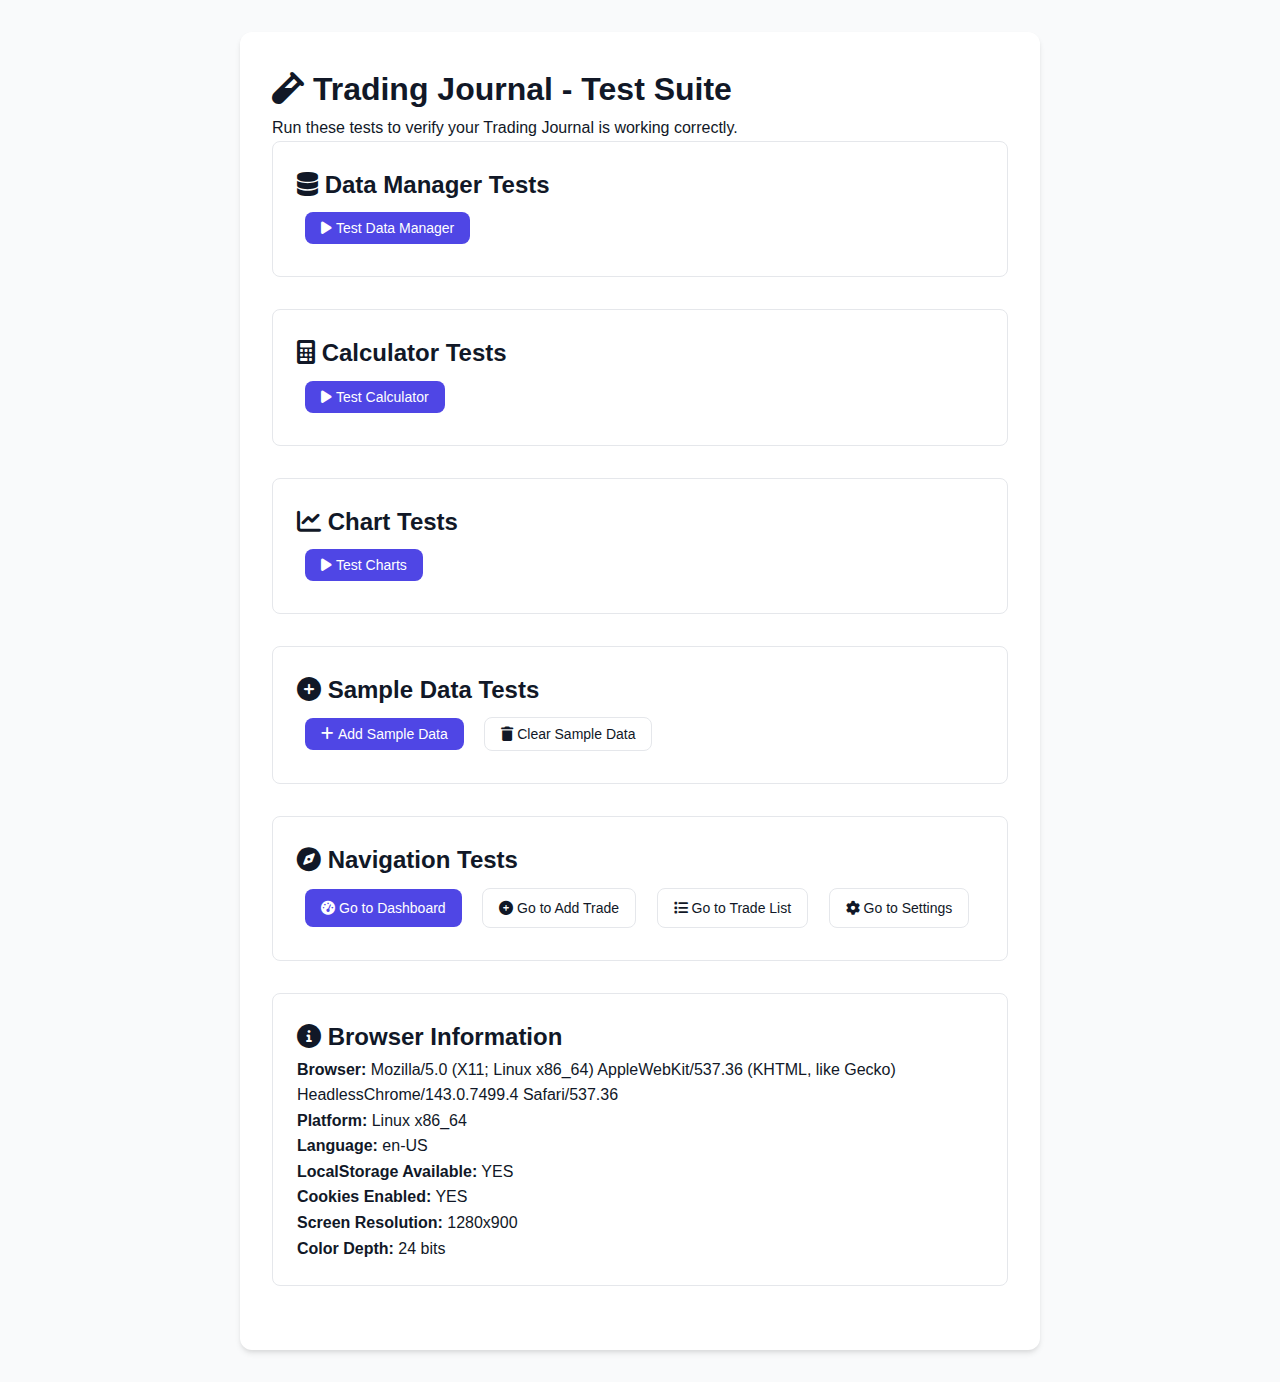
<file: test.html>
<!DOCTYPE html>
<html lang="en">
  <head>
    <meta charset="UTF-8" />
    <meta name="viewport" content="width=device-width, initial-scale=1.0" />
    <title>Trading Journal - Test</title>
    <link rel="stylesheet" href="css/main.css" />
    <link rel="stylesheet" href="css/forms.css" />
    <link
      rel="stylesheet"
      href="https://cdnjs.cloudflare.com/ajax/libs/font-awesome/6.0.0/css/all.min.css"
    />
    <style>
      .test-container {
        max-width: 800px;
        margin: 2rem auto;
        padding: 2rem;
        background: var(--surface);
        border-radius: var(--radius-lg);
        box-shadow: var(--shadow-md);
      }
      .test-section {
        margin-bottom: 2rem;
        padding: 1.5rem;
        border: 1px solid var(--border-color);
        border-radius: var(--radius-md);
      }
      .test-button {
        margin: 0.5rem;
      }
      .test-result {
        margin-top: 1rem;
        padding: 1rem;
        border-radius: var(--radius-sm);
        font-family: monospace;
        font-size: 0.9rem;
      }
      .test-result.success {
        background: rgba(16, 185, 129, 0.1);
        border: 1px solid var(--success-color);
        color: var(--success-color);
      }
      .test-result.error {
        background: rgba(239, 68, 68, 0.1);
        border: 1px solid var(--danger-color);
        color: var(--danger-color);
      }
    </style>
  </head>
  <body>
    <div class="test-container">
      <h1><i class="fas fa-vial"></i> Trading Journal - Test Suite</h1>
      <p>
        Run these tests to verify your Trading Journal is working correctly.
      </p>

      <!-- Data Manager Tests -->
      <div class="test-section">
        <h2><i class="fas fa-database"></i> Data Manager Tests</h2>
        <button class="btn btn-primary test-button" onclick="testDataManager()">
          <i class="fas fa-play"></i> Test Data Manager
        </button>
        <div
          id="dataManagerResult"
          class="test-result"
          style="display: none"
        ></div>
      </div>

      <!-- Calculator Tests -->
      <div class="test-section">
        <h2><i class="fas fa-calculator"></i> Calculator Tests</h2>
        <button class="btn btn-primary test-button" onclick="testCalculator()">
          <i class="fas fa-play"></i> Test Calculator
        </button>
        <div
          id="calculatorResult"
          class="test-result"
          style="display: none"
        ></div>
      </div>

      <!-- Chart Tests -->
      <div class="test-section">
        <h2><i class="fas fa-chart-line"></i> Chart Tests</h2>
        <button class="btn btn-primary test-button" onclick="testCharts()">
          <i class="fas fa-play"></i> Test Charts
        </button>
        <div id="chartsResult" class="test-result" style="display: none"></div>
      </div>

      <!-- Sample Data Tests -->
      <div class="test-section">
        <h2><i class="fas fa-plus-circle"></i> Sample Data Tests</h2>
        <button class="btn btn-primary test-button" onclick="addSampleData()">
          <i class="fas fa-plus"></i> Add Sample Data
        </button>
        <button
          class="btn btn-secondary test-button"
          onclick="clearSampleData()"
        >
          <i class="fas fa-trash"></i> Clear Sample Data
        </button>
        <div
          id="sampleDataResult"
          class="test-result"
          style="display: none"
        ></div>
      </div>

      <!-- Navigation Tests -->
      <div class="test-section">
        <h2><i class="fas fa-compass"></i> Navigation Tests</h2>
        <a href="index.html" class="btn btn-primary test-button">
          <i class="fas fa-tachometer-alt"></i> Go to Dashboard
        </a>
        <a href="pages/add-trade.html" class="btn btn-secondary test-button">
          <i class="fas fa-plus-circle"></i> Go to Add Trade
        </a>
        <a href="pages/trade-list.html" class="btn btn-secondary test-button">
          <i class="fas fa-list"></i> Go to Trade List
        </a>
        <a href="pages/settings.html" class="btn btn-secondary test-button">
          <i class="fas fa-cog"></i> Go to Settings
        </a>
      </div>

      <!-- Browser Info -->
      <div class="test-section">
        <h2><i class="fas fa-info-circle"></i> Browser Information</h2>
        <div id="browserInfo"></div>
      </div>
    </div>

    <!-- Scripts -->
    <script src="js/data-manager.js"></script>
    <script src="js/calculations.js"></script>
    <script src="js/charts.js"></script>
    <script>
      function showResult(elementId, message, isSuccess) {
        const element = document.getElementById(elementId);
        if (element) {
          element.textContent = message;
          element.className = `test-result ${isSuccess ? "success" : "error"}`;
          element.style.display = "block";
        }
      }

      function testDataManager() {
        try {
          // Test basic operations
          const testTrade = {
            assetType: "stocks",
            symbol: "TEST",
            direction: "long",
            status: "closed",
            positionSize: 100,
            entryPrice: 100,
            entryDate: new Date().toISOString(),
            exitPrice: 105,
            exitDate: new Date().toISOString(),
            commission: 5,
            stopLoss: 95,
            takeProfit: 110,
            accountSize: 10000,
          };

          // Test add trade
          const addedTrade = tradeManager.addTrade(testTrade);

          // Test get trade
          const retrievedTrade = tradeManager.getTrade(addedTrade.id);

          // Test update trade
          tradeManager.updateTrade(addedTrade.id, { rating: 5 });

          // Test get all trades
          const allTrades = tradeManager.getAllTrades();

          // Test delete trade
          tradeManager.deleteTrade(addedTrade.id);

          const finalTrades = tradeManager.getAllTrades();

          const success =
            addedTrade.id &&
            retrievedTrade.id === addedTrade.id &&
            allTrades.length > 0 &&
            finalTrades.length === 0;

          showResult(
            "dataManagerResult",
            `Data Manager Test: ${success ? "PASSED" : "FAILED"}\n` +
              `Added trade ID: ${addedTrade.id}\n` +
              `Retrieved trade ID: ${retrievedTrade.id}\n` +
              `All trades count: ${allTrades.length}\n` +
              `Final trades count: ${finalTrades.length}`,
            success
          );
        } catch (error) {
          showResult(
            "dataManagerResult",
            `Data Manager Test: FAILED\nError: ${error.message}`,
            false
          );
        }
      }

      function testCalculator() {
        try {
          const testTrades = [
            { profitLoss: 100, riskRewardRatio: 2 },
            { profitLoss: -50, riskRewardRatio: 1.5 },
            { profitLoss: 200, riskRewardRatio: 3 },
          ];

          const winRate = tradeCalculator.calculateWinRate(testTrades);
          const profitFactor =
            tradeCalculator.calculateProfitFactor(testTrades);
          const avgWin = tradeCalculator.calculateAverageWin(testTrades);
          const avgLoss = tradeCalculator.calculateAverageLoss(testTrades);

          const success =
            winRate >= 0 && profitFactor >= 0 && avgWin >= 0 && avgLoss <= 0;

          showResult(
            "calculatorResult",
            `Calculator Test: ${success ? "PASSED" : "FAILED"}\n` +
              `Win Rate: ${winRate.toFixed(2)}%\n` +
              `Profit Factor: ${profitFactor.toFixed(2)}\n` +
              `Average Win: $${avgWin.toFixed(2)}\n` +
              `Average Loss: $${avgLoss.toFixed(2)}`,
            success
          );
        } catch (error) {
          showResult(
            "calculatorResult",
            `Calculator Test: FAILED\nError: ${error.message}`,
            false
          );
        }
      }

      function testCharts() {
        try {
          // Test chart creation
          const testCanvas = document.createElement("canvas");
          testCanvas.id = "testChart";
          testCanvas.width = 400;
          testCanvas.height = 200;

          document.body.appendChild(testCanvas);

          const testTrades = [
            { profitLoss: 100, exitDate: "2024-01-01" },
            { profitLoss: -50, exitDate: "2024-01-02" },
            { profitLoss: 200, exitDate: "2024-01-03" },
          ];

          const chart = chartRenderer.createEquityCurve(
            "testChart",
            testTrades
          );

          const success = chart && chart.data && chart.data.datasets;

          // Clean up
          document.body.removeChild(testCanvas);

          showResult(
            "chartsResult",
            `Charts Test: ${success ? "PASSED" : "FAILED"}\n` +
              `Chart created: ${success ? "YES" : "NO"}\n` +
              `Datasets: ${success ? chart.data.datasets.length : 0}`,
            success
          );
        } catch (error) {
          showResult(
            "chartsResult",
            `Charts Test: FAILED\nError: ${error.message}`,
            false
          );
        }
      }

      function addSampleData() {
        try {
          const sampleTrades = [
            {
              assetType: "stocks",
              symbol: "AAPL",
              direction: "long",
              status: "closed",
              positionSize: 100,
              entryPrice: 150.25,
              entryDate: "2024-01-15T09:30:00Z",
              exitPrice: 155.5,
              exitDate: "2024-01-16T14:25:00Z",
              commission: 5.0,
              stopLoss: 148.0,
              takeProfit: 155.0,
              accountSize: 10000,
              strategy: "Momentum Breakout",
              rationale: "Strong volume breakout above resistance",
              emotionalState: "calm",
              marketConditions: "trending",
              rating: 4,
            },
            {
              assetType: "crypto",
              symbol: "BTC/USD",
              direction: "long",
              status: "closed",
              positionSize: 0.5,
              entryPrice: 42150,
              entryDate: "2024-01-14T10:15:00Z",
              exitPrice: 42800,
              exitDate: "2024-01-15T16:30:00Z",
              commission: 25.0,
              stopLoss: 41000,
              takeProfit: 43000,
              accountSize: 10000,
              strategy: "Trend Following",
              rationale: "Breakout above key resistance",
              emotionalState: "calm",
              marketConditions: "trending",
              rating: 5,
            },
          ];

          let addedCount = 0;
          sampleTrades.forEach((trade) => {
            try {
              tradeManager.addTrade(trade);
              addedCount++;
            } catch (error) {
              console.error("Error adding sample trade:", error);
            }
          });

          showResult(
            "sampleDataResult",
            `Sample Data: Added ${addedCount} of ${sampleTrades.length} trades successfully`,
            addedCount === sampleTrades.length
          );
        } catch (error) {
          showResult(
            "sampleDataResult",
            `Sample Data: FAILED\nError: ${error.message}`,
            false
          );
        }
      }

      function clearSampleData() {
        try {
          tradeManager.saveTrades([]);
          showResult(
            "sampleDataResult",
            "All sample data cleared successfully",
            true
          );
        } catch (error) {
          showResult(
            "sampleDataResult",
            `Clear Data: FAILED\nError: ${error.message}`,
            false
          );
        }
      }

      function showBrowserInfo() {
        const info = `
                <strong>Browser:</strong> ${navigator.userAgent}<br>
                <strong>Platform:</strong> ${navigator.platform}<br>
                <strong>Language:</strong> ${navigator.language}<br>
                <strong>LocalStorage Available:</strong> ${
                  typeof Storage !== "undefined" ? "YES" : "NO"
                }<br>
                <strong>Cookies Enabled:</strong> ${
                  navigator.cookieEnabled ? "YES" : "NO"
                }<br>
                <strong>Screen Resolution:</strong> ${screen.width}x${
          screen.height
        }<br>
                <strong>Color Depth:</strong> ${screen.colorDepth} bits
            `;

        document.getElementById("browserInfo").innerHTML = info;
      }

      // Initialize browser info on load
      document.addEventListener("DOMContentLoaded", showBrowserInfo);
    </script>
  </body>
</html>
</file>
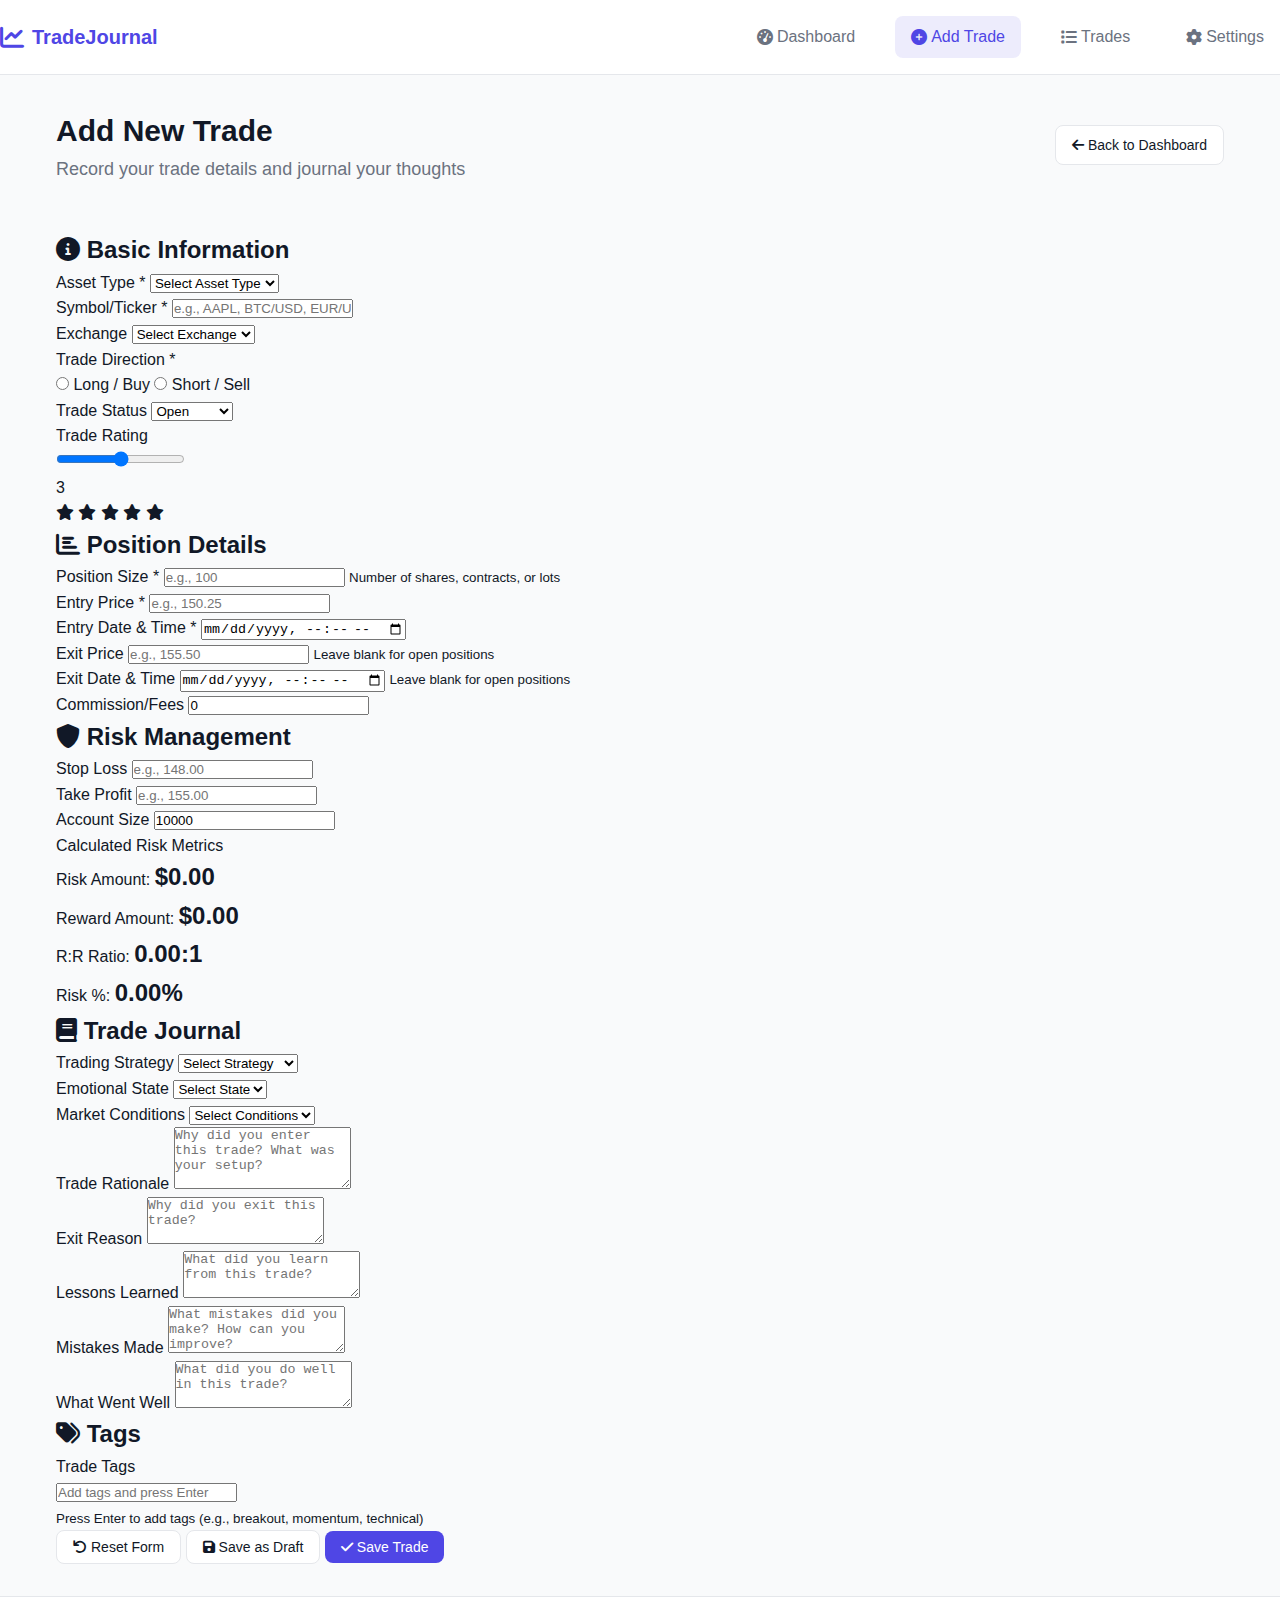
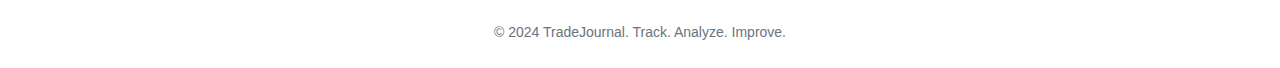
<file: pages/add-trade.html>
<!DOCTYPE html>
<html lang="en">
  <head>
    <meta charset="UTF-8" />
    <meta name="viewport" content="width=device-width, initial-scale=1.0" />
    <title>Add Trade - Trading Journal</title>
    <link rel="stylesheet" href="../css/main.css" />
    <link
      rel="stylesheet"
      href="https://cdnjs.cloudflare.com/ajax/libs/font-awesome/6.0.0/css/all.min.css"
    />
  </head>
  <body>
    <!-- Header Navigation -->
    <header class="header">
      <nav class="navbar">
        <div class="nav-brand">
          <i class="fas fa-chart-line"></i>
          <span>TradeJournal</span>
        </div>
        <div class="nav-menu">
          <a href="../index.html" class="nav-link">
            <i class="fas fa-tachometer-alt"></i> Dashboard
          </a>
          <a href="add-trade.html" class="nav-link active">
            <i class="fas fa-plus-circle"></i> Add Trade
          </a>
          <a href="trade-list.html" class="nav-link">
            <i class="fas fa-list"></i> Trades
          </a>
          <a href="settings.html" class="nav-link">
            <i class="fas fa-cog"></i> Settings
          </a>
        </div>
        <button class="mobile-menu-toggle">
          <i class="fas fa-bars"></i>
        </button>
      </nav>
    </header>

    <!-- Main Content -->
    <main class="main-content">
      <div class="container">
        <!-- Page Header -->
        <div class="page-header">
          <div class="header-left">
            <h1>Add New Trade</h1>
            <p>Record your trade details and journal your thoughts</p>
          </div>
          <div class="header-actions">
            <a href="../index.html" class="btn btn-secondary">
              <i class="fas fa-arrow-left"></i> Back to Dashboard
            </a>
          </div>
        </div>

        <!-- Trade Form -->
        <form id="tradeForm" class="trade-form">
          <!-- Basic Information Section -->
          <section class="form-section">
            <h2><i class="fas fa-info-circle"></i> Basic Information</h2>
            <div class="form-grid">
              <div class="form-group">
                <label for="assetType">Asset Type *</label>
                <select id="assetType" name="assetType" required>
                  <option value="">Select Asset Type</option>
                  <option value="stocks">Stocks</option>
                  <option value="forex">Forex</option>
                  <option value="crypto">Cryptocurrency</option>
                  <option value="options">Options</option>
                </select>
              </div>

              <div class="form-group">
                <label for="symbol">Symbol/Ticker *</label>
                <input
                  type="text"
                  id="symbol"
                  name="symbol"
                  required
                  placeholder="e.g., AAPL, BTC/USD, EUR/USD"
                />
              </div>

              <div class="form-group">
                <label for="exchange">Exchange</label>
                <select id="exchange" name="exchange">
                  <option value="">Select Exchange</option>
                  <optgroup label="Stocks">
                    <option value="NYSE">NYSE</option>
                    <option value="NASDAQ">NASDAQ</option>
                    <option value="LSE">LSE</option>
                  </optgroup>
                  <optgroup label="Crypto">
                    <option value="Binance">Binance</option>
                    <option value="Coinbase">Coinbase</option>
                    <option value="Kraken">Kraken</option>
                  </optgroup>
                  <optgroup label="Forex">
                    <option value="Forex.com">Forex.com</option>
                    <option value="OANDA">OANDA</option>
                    <option value="MetaTrader">MetaTrader</option>
                  </optgroup>
                </select>
              </div>

              <div class="form-group">
                <label>Trade Direction *</label>
                <div class="radio-group">
                  <label class="radio-option">
                    <input
                      type="radio"
                      name="direction"
                      value="long"
                      required
                    />
                    <span class="radio-label">Long / Buy</span>
                  </label>
                  <label class="radio-option">
                    <input
                      type="radio"
                      name="direction"
                      value="short"
                      required
                    />
                    <span class="radio-label">Short / Sell</span>
                  </label>
                </div>
              </div>

              <div class="form-group">
                <label for="status">Trade Status</label>
                <select id="status" name="status">
                  <option value="open">Open</option>
                  <option value="closed">Closed</option>
                  <option value="cancelled">Cancelled</option>
                </select>
              </div>

              <div class="form-group">
                <label for="rating">Trade Rating</label>
                <div class="rating-group">
                  <input
                    type="range"
                    id="rating"
                    name="rating"
                    min="1"
                    max="5"
                    value="3"
                  />
                  <div class="rating-display">
                    <span id="ratingValue">3</span>
                    <div class="rating-stars">
                      <i class="fas fa-star" data-rating="1"></i>
                      <i class="fas fa-star" data-rating="2"></i>
                      <i class="fas fa-star" data-rating="3"></i>
                      <i class="fas fa-star" data-rating="4"></i>
                      <i class="fas fa-star" data-rating="5"></i>
                    </div>
                  </div>
                </div>
              </div>
            </div>
          </section>

          <!-- Position Details Section -->
          <section class="form-section">
            <h2><i class="fas fa-chart-bar"></i> Position Details</h2>
            <div class="form-grid">
              <div class="form-group">
                <label for="positionSize">Position Size *</label>
                <input
                  type="number"
                  id="positionSize"
                  name="positionSize"
                  required
                  step="0.01"
                  min="0.01"
                  placeholder="e.g., 100"
                />
                <small class="form-hint"
                  >Number of shares, contracts, or lots</small
                >
              </div>

              <div class="form-group">
                <label for="entryPrice">Entry Price *</label>
                <input
                  type="number"
                  id="entryPrice"
                  name="entryPrice"
                  required
                  step="0.01"
                  min="0.01"
                  placeholder="e.g., 150.25"
                />
              </div>

              <div class="form-group">
                <label for="entryDate">Entry Date & Time *</label>
                <input
                  type="datetime-local"
                  id="entryDate"
                  name="entryDate"
                  required
                />
              </div>

              <div class="form-group">
                <label for="exitPrice">Exit Price</label>
                <input
                  type="number"
                  id="exitPrice"
                  name="exitPrice"
                  step="0.01"
                  min="0.01"
                  placeholder="e.g., 155.50"
                />
                <small class="form-hint">Leave blank for open positions</small>
              </div>

              <div class="form-group">
                <label for="exitDate">Exit Date & Time</label>
                <input type="datetime-local" id="exitDate" name="exitDate" />
                <small class="form-hint">Leave blank for open positions</small>
              </div>

              <div class="form-group">
                <label for="commission">Commission/Fees</label>
                <input
                  type="number"
                  id="commission"
                  name="commission"
                  step="0.01"
                  min="0"
                  value="0"
                  placeholder="e.g., 5.00"
                />
              </div>
            </div>
          </section>

          <!-- Risk Management Section -->
          <section class="form-section">
            <h2><i class="fas fa-shield-alt"></i> Risk Management</h2>
            <div class="form-grid">
              <div class="form-group">
                <label for="stopLoss">Stop Loss</label>
                <input
                  type="number"
                  id="stopLoss"
                  name="stopLoss"
                  step="0.01"
                  min="0.01"
                  placeholder="e.g., 148.00"
                />
              </div>

              <div class="form-group">
                <label for="takeProfit">Take Profit</label>
                <input
                  type="number"
                  id="takeProfit"
                  name="takeProfit"
                  step="0.01"
                  min="0.01"
                  placeholder="e.g., 155.00"
                />
              </div>

              <div class="form-group">
                <label for="accountSize">Account Size</label>
                <input
                  type="number"
                  id="accountSize"
                  name="accountSize"
                  step="0.01"
                  min="0.01"
                  value="10000"
                  placeholder="e.g., 10000"
                />
              </div>

              <!-- Calculated Risk Metrics -->
              <div class="form-group calculated-metrics">
                <label>Calculated Risk Metrics</label>
                <div class="metrics-display">
                  <div class="metric">
                    <span class="metric-label">Risk Amount:</span>
                    <span id="riskAmount" class="metric-value">$0.00</span>
                  </div>
                  <div class="metric">
                    <span class="metric-label">Reward Amount:</span>
                    <span id="rewardAmount" class="metric-value">$0.00</span>
                  </div>
                  <div class="metric">
                    <span class="metric-label">R:R Ratio:</span>
                    <span id="riskRewardRatio" class="metric-value"
                      >0.00:1</span
                    >
                  </div>
                  <div class="metric">
                    <span class="metric-label">Risk %:</span>
                    <span id="riskPercent" class="metric-value">0.00%</span>
                  </div>
                </div>
              </div>
            </div>
          </section>

          <!-- Trade Journal Section -->
          <section class="form-section">
            <h2><i class="fas fa-book"></i> Trade Journal</h2>
            <div class="form-grid">
              <div class="form-group full-width">
                <label for="strategy">Trading Strategy</label>
                <select id="strategy" name="strategy">
                  <option value="">Select Strategy</option>
                  <option value="Momentum">Momentum</option>
                  <option value="Mean Reversion">Mean Reversion</option>
                  <option value="Breakout">Breakout</option>
                  <option value="Scalping">Scalping</option>
                  <option value="Swing Trading">Swing Trading</option>
                  <option value="Day Trading">Day Trading</option>
                  <option value="Position Trading">Position Trading</option>
                </select>
              </div>

              <div class="form-group">
                <label for="emotionalState">Emotional State</label>
                <select id="emotionalState" name="emotionalState">
                  <option value="">Select State</option>
                  <option value="calm">Calm</option>
                  <option value="anxious">Anxious</option>
                  <option value="greedy">Greedy</option>
                  <option value="fearful">Fearful</option>
                  <option value="neutral">Neutral</option>
                </select>
              </div>

              <div class="form-group">
                <label for="marketConditions">Market Conditions</label>
                <select id="marketConditions" name="marketConditions">
                  <option value="">Select Conditions</option>
                  <option value="trending">Trending</option>
                  <option value="ranging">Ranging</option>
                  <option value="volatile">Volatile</option>
                  <option value="quiet">Quiet</option>
                </select>
              </div>

              <div class="form-group full-width">
                <label for="rationale">Trade Rationale</label>
                <textarea
                  id="rationale"
                  name="rationale"
                  rows="4"
                  placeholder="Why did you enter this trade? What was your setup?"
                ></textarea>
              </div>

              <div class="form-group full-width">
                <label for="exitReason">Exit Reason</label>
                <textarea
                  id="exitReason"
                  name="exitReason"
                  rows="3"
                  placeholder="Why did you exit this trade?"
                ></textarea>
              </div>

              <div class="form-group full-width">
                <label for="lessonsLearned">Lessons Learned</label>
                <textarea
                  id="lessonsLearned"
                  name="lessonsLearned"
                  rows="3"
                  placeholder="What did you learn from this trade?"
                ></textarea>
              </div>

              <div class="form-group full-width">
                <label for="mistakesMade">Mistakes Made</label>
                <textarea
                  id="mistakesMade"
                  name="mistakesMade"
                  rows="3"
                  placeholder="What mistakes did you make? How can you improve?"
                ></textarea>
              </div>

              <div class="form-group full-width">
                <label for="whatWentWell">What Went Well</label>
                <textarea
                  id="whatWentWell"
                  name="whatWentWell"
                  rows="3"
                  placeholder="What did you do well in this trade?"
                ></textarea>
              </div>
            </div>
          </section>

          <!-- Tags Section -->
          <section class="form-section">
            <h2><i class="fas fa-tags"></i> Tags</h2>
            <div class="form-group full-width">
              <label for="tags">Trade Tags</label>
              <div class="tags-input-container">
                <input
                  type="text"
                  id="tagsInput"
                  placeholder="Add tags and press Enter"
                />
                <div id="tagsList" class="tags-list"></div>
              </div>
              <small class="form-hint"
                >Press Enter to add tags (e.g., breakout, momentum,
                technical)</small
              >
            </div>
          </section>

          <!-- Form Actions -->
          <section class="form-actions">
            <button
              type="button"
              class="btn btn-secondary"
              onclick="resetForm()"
            >
              <i class="fas fa-undo"></i> Reset Form
            </button>
            <button
              type="button"
              class="btn btn-secondary"
              onclick="saveAsDraft()"
            >
              <i class="fas fa-save"></i> Save as Draft
            </button>
            <button type="submit" class="btn btn-primary">
              <i class="fas fa-check"></i> Save Trade
            </button>
          </section>
        </form>
      </div>
    </main>

    <!-- Footer -->
    <footer class="footer">
      <div class="container">
        <p>&copy; 2024 TradeJournal. Track. Analyze. Improve.</p>
      </div>
    </footer>

    <!-- Scripts -->
    <script src="../js/data-manager.js"></script>
    <script src="../js/calculations.js"></script>
    <script src="add-trade.js"></script>
  </body>
</html>
</file>
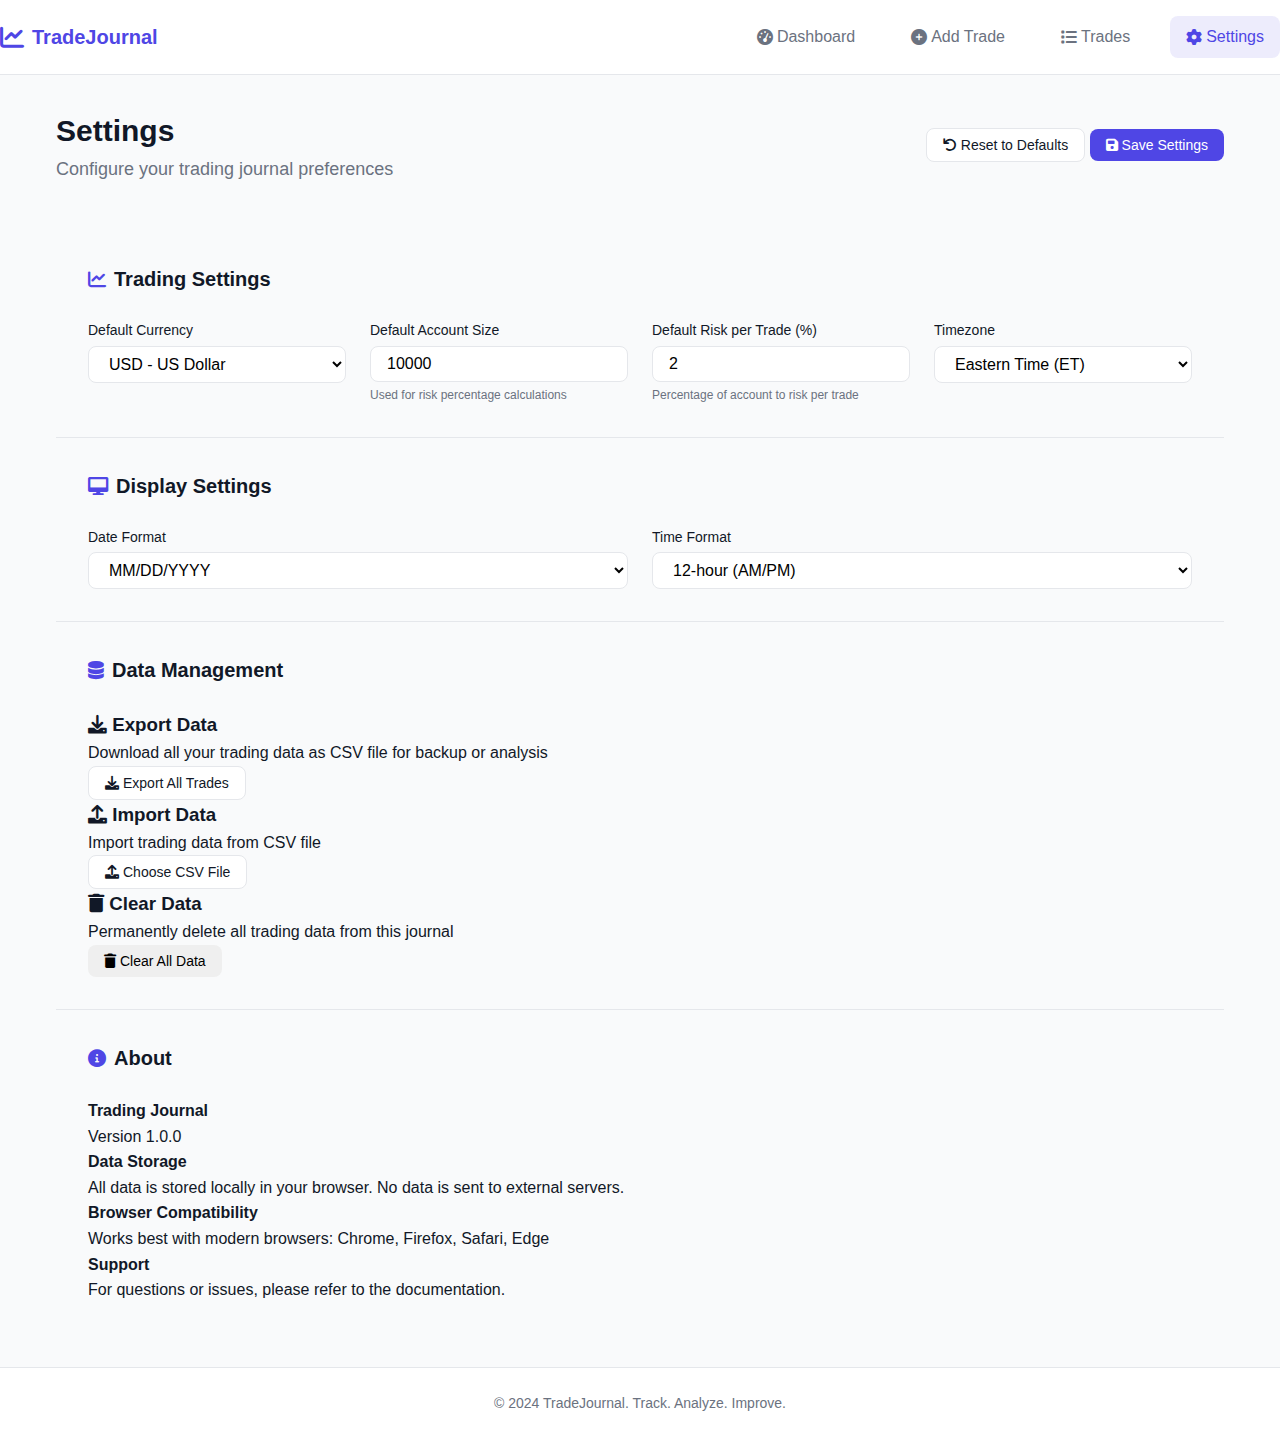
<file: pages/settings.html>
<!DOCTYPE html>
<html lang="en">
  <head>
    <meta charset="UTF-8" />
    <meta name="viewport" content="width=device-width, initial-scale=1.0" />
    <title>Settings - Trading Journal</title>
    <link rel="stylesheet" href="../css/main.css" />
    <link rel="stylesheet" href="../css/forms.css" />
    <link
      rel="stylesheet"
      href="https://cdnjs.cloudflare.com/ajax/libs/font-awesome/6.0.0/css/all.min.css"
    />
  </head>
  <body>
    <!-- Header Navigation -->
    <header class="header">
      <nav class="navbar">
        <div class="nav-brand">
          <i class="fas fa-chart-line"></i>
          <span>TradeJournal</span>
        </div>
        <div class="nav-menu">
          <a href="../index.html" class="nav-link">
            <i class="fas fa-tachometer-alt"></i> Dashboard
          </a>
          <a href="add-trade.html" class="nav-link">
            <i class="fas fa-plus-circle"></i> Add Trade
          </a>
          <a href="trade-list.html" class="nav-link">
            <i class="fas fa-list"></i> Trades
          </a>
          <a href="settings.html" class="nav-link active">
            <i class="fas fa-cog"></i> Settings
          </a>
        </div>
        <button class="mobile-menu-toggle">
          <i class="fas fa-bars"></i>
        </button>
      </nav>
    </header>

    <!-- Main Content -->
    <main class="main-content">
      <div class="container">
        <!-- Page Header -->
        <div class="page-header">
          <div class="header-left">
            <h1>Settings</h1>
            <p>Configure your trading journal preferences</p>
          </div>
          <div class="header-actions">
            <button class="btn btn-secondary" onclick="resetSettings()">
              <i class="fas fa-undo"></i> Reset to Defaults
            </button>
            <button class="btn btn-primary" onclick="saveSettings()">
              <i class="fas fa-save"></i> Save Settings
            </button>
          </div>
        </div>

        <!-- Settings Form -->
        <form id="settingsForm" class="settings-form">
          <!-- Trading Settings -->
          <section class="form-section">
            <h2><i class="fas fa-chart-line"></i> Trading Settings</h2>
            <div class="form-grid">
              <div class="form-group">
                <label for="defaultCurrency">Default Currency</label>
                <select id="defaultCurrency" name="defaultCurrency">
                  <option value="USD">USD - US Dollar</option>
                  <option value="EUR">EUR - Euro</option>
                  <option value="GBP">GBP - British Pound</option>
                  <option value="JPY">JPY - Japanese Yen</option>
                  <option value="AUD">AUD - Australian Dollar</option>
                  <option value="CAD">CAD - Canadian Dollar</option>
                </select>
              </div>

              <div class="form-group">
                <label for="accountSize">Default Account Size</label>
                <input
                  type="number"
                  id="accountSize"
                  name="accountSize"
                  step="0.01"
                  min="0"
                  placeholder="10000"
                />
                <small class="form-hint"
                  >Used for risk percentage calculations</small
                >
              </div>

              <div class="form-group">
                <label for="riskPerTrade">Default Risk per Trade (%)</label>
                <input
                  type="number"
                  id="riskPerTrade"
                  name="riskPerTrade"
                  step="0.1"
                  min="0.1"
                  max="10"
                  placeholder="2.0"
                />
                <small class="form-hint"
                  >Percentage of account to risk per trade</small
                >
              </div>

              <div class="form-group">
                <label for="timezone">Timezone</label>
                <select id="timezone" name="timezone">
                  <option value="America/New_York">Eastern Time (ET)</option>
                  <option value="America/Chicago">Central Time (CT)</option>
                  <option value="America/Denver">Mountain Time (MT)</option>
                  <option value="America/Los_Angeles">Pacific Time (PT)</option>
                  <option value="Europe/London">London Time (GMT)</option>
                  <option value="Europe/Berlin">
                    Central European Time (CET)
                  </option>
                  <option value="Asia/Tokyo">Japan Time (JST)</option>
                  <option value="Australia/Sydney">
                    Australia Time (AEST)
                  </option>
                </select>
              </div>
            </div>
          </section>

          <!-- Display Settings -->
          <section class="form-section">
            <h2><i class="fas fa-desktop"></i> Display Settings</h2>
            <div class="form-grid">
              <div class="form-group">
                <label for="dateFormat">Date Format</label>
                <select id="dateFormat" name="dateFormat">
                  <option value="MM/DD/YYYY">MM/DD/YYYY</option>
                  <option value="DD/MM/YYYY">DD/MM/YYYY</option>
                  <option value="YYYY-MM-DD">YYYY-MM-DD</option>
                  <option value="DD-MM-YYYY">DD-MM-YYYY</option>
                </select>
              </div>

              <div class="form-group">
                <label for="timeFormat">Time Format</label>
                <select id="timeFormat" name="timeFormat">
                  <option value="12h">12-hour (AM/PM)</option>
                  <option value="24h">24-hour</option>
                </select>
              </div>
            </div>
          </section>

          <!-- Data Management -->
          <section class="form-section">
            <h2><i class="fas fa-database"></i> Data Management</h2>
            <div class="data-management-actions">
              <div class="action-card">
                <h3><i class="fas fa-download"></i> Export Data</h3>
                <p>
                  Download all your trading data as CSV file for backup or
                  analysis
                </p>
                <button
                  type="button"
                  class="btn btn-secondary"
                  onclick="exportAllData()"
                >
                  <i class="fas fa-download"></i> Export All Trades
                </button>
              </div>

              <div class="action-card">
                <h3><i class="fas fa-upload"></i> Import Data</h3>
                <p>Import trading data from CSV file</p>
                <div class="import-controls">
                  <input
                    type="file"
                    id="importFile"
                    accept=".csv"
                    style="display: none"
                  />
                  <button
                    type="button"
                    class="btn btn-secondary"
                    onclick="document.getElementById('importFile').click()"
                  >
                    <i class="fas fa-upload"></i> Choose CSV File
                  </button>
                </div>
              </div>

              <div class="action-card danger">
                <h3><i class="fas fa-trash"></i> Clear Data</h3>
                <p>Permanently delete all trading data from this journal</p>
                <button
                  type="button"
                  class="btn btn-danger"
                  onclick="clearAllData()"
                >
                  <i class="fas fa-trash"></i> Clear All Data
                </button>
              </div>
            </div>
          </section>

          <!-- About Section -->
          <section class="form-section">
            <h2><i class="fas fa-info-circle"></i> About</h2>
            <div class="about-content">
              <div class="about-item">
                <h4>Trading Journal</h4>
                <p>Version 1.0.0</p>
              </div>
              <div class="about-item">
                <h4>Data Storage</h4>
                <p>
                  All data is stored locally in your browser. No data is sent to
                  external servers.
                </p>
              </div>
              <div class="about-item">
                <h4>Browser Compatibility</h4>
                <p>
                  Works best with modern browsers: Chrome, Firefox, Safari, Edge
                </p>
              </div>
              <div class="about-item">
                <h4>Support</h4>
                <p>
                  For questions or issues, please refer to the documentation.
                </p>
              </div>
            </div>
          </section>
        </form>
      </div>
    </main>

    <!-- Footer -->
    <footer class="footer">
      <div class="container">
        <p>&copy; 2024 TradeJournal. Track. Analyze. Improve.</p>
      </div>
    </footer>

    <!-- Scripts -->
    <script src="../js/data-manager.js"></script>
    <script src="settings.js"></script>
  </body>
</html>
</file>
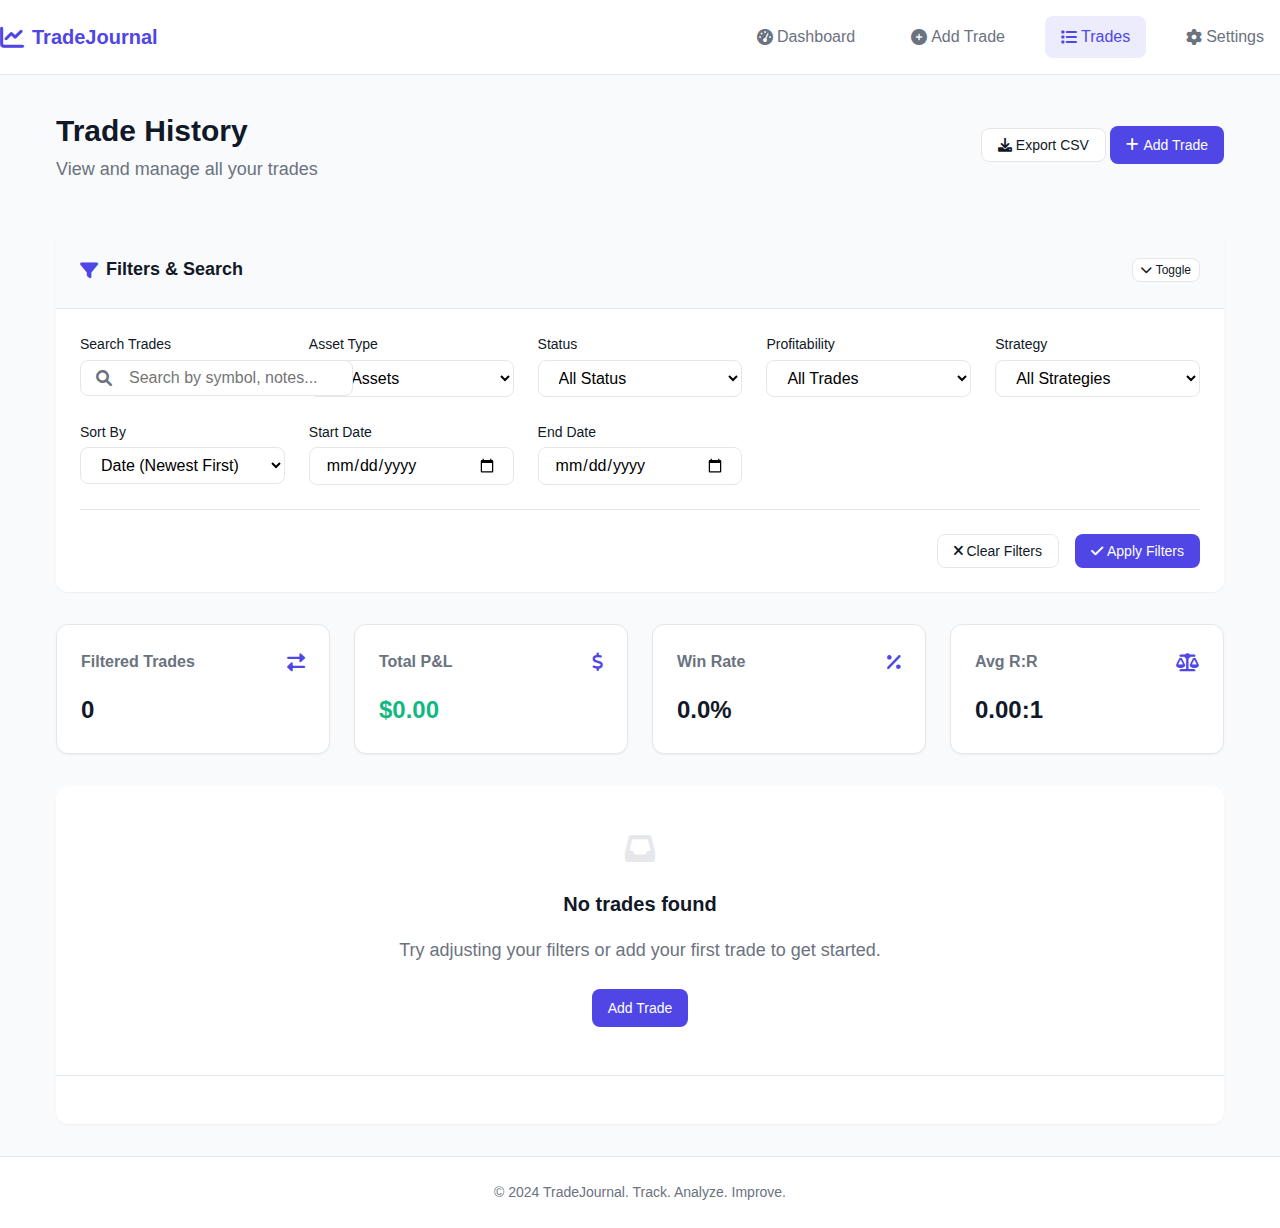
<file: pages/trade-list.html>
<!DOCTYPE html>
<html lang="en">
  <head>
    <meta charset="UTF-8" />
    <meta name="viewport" content="width=device-width, initial-scale=1.0" />
    <title>Trade List - Trading Journal</title>
    <link rel="stylesheet" href="../css/main.css" />
    <link rel="stylesheet" href="../css/forms.css" />
    <link rel="stylesheet" href="../css/trade-list.css" />
    <link
      rel="stylesheet"
      href="https://cdnjs.cloudflare.com/ajax/libs/font-awesome/6.0.0/css/all.min.css"
    />
  </head>
  <body>
    <!-- Header Navigation -->
    <header class="header">
      <nav class="navbar">
        <div class="nav-brand">
          <i class="fas fa-chart-line"></i>
          <span>TradeJournal</span>
        </div>
        <div class="nav-menu">
          <a href="../index.html" class="nav-link">
            <i class="fas fa-tachometer-alt"></i> Dashboard
          </a>
          <a href="add-trade.html" class="nav-link">
            <i class="fas fa-plus-circle"></i> Add Trade
          </a>
          <a href="trade-list.html" class="nav-link active">
            <i class="fas fa-list"></i> Trades
          </a>
          <a href="settings.html" class="nav-link">
            <i class="fas fa-cog"></i> Settings
          </a>
        </div>
        <button class="mobile-menu-toggle">
          <i class="fas fa-bars"></i>
        </button>
      </nav>
    </header>

    <!-- Main Content -->
    <main class="main-content">
      <div class="container">
        <!-- Page Header -->
        <div class="page-header">
          <div class="header-left">
            <h1>Trade History</h1>
            <p>View and manage all your trades</p>
          </div>
          <div class="header-actions">
            <button class="btn btn-secondary" onclick="exportTrades()">
              <i class="fas fa-download"></i> Export CSV
            </button>
            <a href="add-trade.html" class="btn btn-primary">
              <i class="fas fa-plus"></i> Add Trade
            </a>
          </div>
        </div>

        <!-- Filters Section -->
        <section class="filters-section">
          <div class="filters-header">
            <h3><i class="fas fa-filter"></i> Filters & Search</h3>
            <button class="btn btn-sm btn-secondary" onclick="toggleFilters()">
              <i class="fas fa-chevron-down" id="filterToggle"></i> Toggle
            </button>
          </div>

          <div class="filters-content" id="filtersContent">
            <div class="filters-grid">
              <div class="form-group">
                <label for="searchInput">Search Trades</label>
                <div class="search-input-container">
                  <i class="fas fa-search"></i>
                  <input
                    type="text"
                    id="searchInput"
                    placeholder="Search by symbol, notes..."
                  />
                </div>
              </div>

              <div class="form-group">
                <label for="assetTypeFilter">Asset Type</label>
                <select id="assetTypeFilter">
                  <option value="all">All Assets</option>
                  <option value="stocks">Stocks</option>
                  <option value="forex">Forex</option>
                  <option value="crypto">Cryptocurrency</option>
                  <option value="options">Options</option>
                </select>
              </div>

              <div class="form-group">
                <label for="statusFilter">Status</label>
                <select id="statusFilter">
                  <option value="all">All Status</option>
                  <option value="open">Open</option>
                  <option value="closed">Closed</option>
                  <option value="cancelled">Cancelled</option>
                </select>
              </div>

              <div class="form-group">
                <label for="profitabilityFilter">Profitability</label>
                <select id="profitabilityFilter">
                  <option value="all">All Trades</option>
                  <option value="profitable">Profitable Only</option>
                  <option value="losing">Losing Only</option>
                </select>
              </div>

              <div class="form-group">
                <label for="strategyFilter">Strategy</label>
                <select id="strategyFilter">
                  <option value="all">All Strategies</option>
                </select>
              </div>

              <div class="form-group">
                <label for="sortBy">Sort By</label>
                <select id="sortBy">
                  <option value="date">Date (Newest First)</option>
                  <option value="symbol">Symbol (A-Z)</option>
                  <option value="pnl">P&L (High to Low)</option>
                  <option value="rr">R:R Ratio (High to Low)</option>
                </select>
              </div>

              <div class="form-group">
                <label for="startDate">Start Date</label>
                <input type="date" id="startDate" />
              </div>

              <div class="form-group">
                <label for="endDate">End Date</label>
                <input type="date" id="endDate" />
              </div>
            </div>

            <div class="filters-actions">
              <button class="btn btn-secondary" onclick="clearFilters()">
                <i class="fas fa-times"></i> Clear Filters
              </button>
              <button class="btn btn-primary" onclick="applyFilters()">
                <i class="fas fa-check"></i> Apply Filters
              </button>
            </div>
          </div>
        </section>

        <!-- Trade Statistics -->
        <section class="trade-stats-section">
          <div class="stats-grid">
            <div class="stat-card">
              <div class="stat-header">
                <h4>Filtered Trades</h4>
                <i class="fas fa-exchange-alt"></i>
              </div>
              <div class="stat-value" id="filteredTradesCount">0</div>
            </div>

            <div class="stat-card">
              <div class="stat-header">
                <h4>Total P&L</h4>
                <i class="fas fa-dollar-sign"></i>
              </div>
              <div class="stat-value" id="filteredTotalPL">$0.00</div>
            </div>

            <div class="stat-card">
              <div class="stat-header">
                <h4>Win Rate</h4>
                <i class="fas fa-percentage"></i>
              </div>
              <div class="stat-value" id="filteredWinRate">0%</div>
            </div>

            <div class="stat-card">
              <div class="stat-header">
                <h4>Avg R:R</h4>
                <i class="fas fa-balance-scale"></i>
              </div>
              <div class="stat-value" id="filteredAvgRR">0.00:1</div>
            </div>
          </div>
        </section>

        <!-- Trades Table -->
        <section class="trades-table-section">
          <div class="table-container">
            <table class="trades-table" id="tradesTable">
              <thead>
                <tr>
                  <th>Date</th>
                  <th>Symbol</th>
                  <th>Type</th>
                  <th>Direction</th>
                  <th>Entry</th>
                  <th>Exit</th>
                  <th>Size</th>
                  <th>P&L</th>
                  <th>R:R</th>
                  <th>Status</th>
                  <th>Actions</th>
                </tr>
              </thead>
              <tbody id="tradesTableBody">
                <!-- Trades will be populated here -->
              </tbody>
            </table>
          </div>

          <!-- Empty State -->
          <div class="empty-state" id="emptyState" style="display: none">
            <i class="fas fa-inbox"></i>
            <h3>No trades found</h3>
            <p>
              Try adjusting your filters or add your first trade to get started.
            </p>
            <a href="add-trade.html" class="btn btn-primary">Add Trade</a>
          </div>

          <!-- Pagination -->
          <div class="pagination" id="pagination">
            <!-- Pagination will be populated here -->
          </div>
        </section>
      </div>
    </main>

    <!-- Footer -->
    <footer class="footer">
      <div class="container">
        <p>&copy; 2024 TradeJournal. Track. Analyze. Improve.</p>
      </div>
    </footer>

    <!-- Trade Detail Modal -->
    <div class="modal" id="tradeModal">
      <div class="modal-content">
        <div class="modal-header">
          <h3>Trade Details</h3>
          <button class="modal-close" onclick="closeTradeModal()">
            <i class="fas fa-times"></i>
          </button>
        </div>
        <div class="modal-body" id="tradeModalBody">
          <!-- Trade details will be populated here -->
        </div>
        <div class="modal-footer">
          <button class="btn btn-secondary" onclick="closeTradeModal()">
            Close
          </button>
          <button class="btn btn-primary" id="editTradeBtn">Edit Trade</button>
        </div>
      </div>
    </div>

    <!-- Scripts -->
    <script src="../js/data-manager.js"></script>
    <script src="../js/calculations.js"></script>
    <script src="trade-list.js"></script>
  </body>
</html>
</file>
<file: css/forms.css>
/* Form Styles for Trading Journal */

/* Form Container */
.trade-form {
  max-width: 800px;
  margin: 0 auto;
  background: var(--surface);
  border-radius: var(--radius-lg);
  box-shadow: var(--shadow-md);
  overflow: hidden;
}

/* Form Sections */
.form-section {
  padding: var(--spacing-xl);
  border-bottom: 1px solid var(--border-color);
}

.form-section:last-child {
  border-bottom: none;
}

.form-section h2 {
  display: flex;
  align-items: center;
  gap: var(--spacing-sm);
  font-size: var(--font-size-xl);
  font-weight: 600;
  color: var(--text-primary);
  margin-bottom: var(--spacing-lg);
}

.form-section h2 i {
  color: var(--primary-color);
  font-size: var(--font-size-lg);
}

/* Form Grid */
.form-grid {
  display: grid;
  grid-template-columns: repeat(auto-fit, minmax(250px, 1fr));
  gap: var(--spacing-lg);
}

.form-group.full-width {
  grid-column: 1 / -1;
}

/* Form Groups */
.form-group {
  display: flex;
  flex-direction: column;
}

.form-group label {
  font-weight: 500;
  color: var(--text-primary);
  margin-bottom: var(--spacing-xs);
  font-size: var(--font-size-sm);
}

.form-group input,
.form-group select,
.form-group textarea {
  padding: var(--spacing-sm) var(--spacing-md);
  border: 1px solid var(--border-color);
  border-radius: var(--radius-md);
  font-size: var(--font-size-base);
  font-family: var(--font-family);
  transition: all 0.2s ease;
  background-color: var(--surface);
}

.form-group input:focus,
.form-group select:focus,
.form-group textarea:focus {
  outline: none;
  border-color: var(--primary-color);
  box-shadow: 0 0 0 3px rgba(79, 70, 229, 0.1);
}

.form-group input:disabled,
.form-group select:disabled,
.form-group textarea:disabled {
  background-color: var(--background);
  color: var(--text-secondary);
  cursor: not-allowed;
}

.form-group textarea {
  resize: vertical;
  min-height: 100px;
}

/* Form Hints */
.form-hint {
  font-size: var(--font-size-xs);
  color: var(--text-secondary);
  margin-top: var(--spacing-xs);
  display: block;
}

/* Radio Groups */
.radio-group {
  display: flex;
  gap: var(--spacing-lg);
  margin-top: var(--spacing-xs);
}

.radio-option {
  display: flex;
  align-items: center;
  gap: var(--spacing-xs);
  cursor: pointer;
  padding: var(--spacing-sm) var(--spacing-md);
  border: 1px solid var(--border-color);
  border-radius: var(--radius-md);
  transition: all 0.2s ease;
  flex: 1;
  justify-content: center;
}

.radio-option:hover {
  border-color: var(--primary-color);
  background-color: rgba(79, 70, 229, 0.05);
}

.radio-option input[type="radio"] {
  margin: 0;
}

.radio-option input[type="radio"]:checked + .radio-label {
  color: var(--primary-color);
  font-weight: 500;
}

.radio-option:has(input[type="radio"]:checked) {
  border-color: var(--primary-color);
  background-color: rgba(79, 70, 229, 0.1);
}

.radio-label {
  font-size: var(--font-size-sm);
  color: var(--text-primary);
}

/* Rating System */
.rating-group {
  display: flex;
  align-items: center;
  gap: var(--spacing-md);
}

.rating-display {
  display: flex;
  align-items: center;
  gap: var(--spacing-sm);
}

.rating-display span {
  font-weight: 600;
  color: var(--primary-color);
  min-width: 20px;
}

.rating-stars {
  display: flex;
  gap: var(--spacing-xs);
}

.rating-stars i {
  color: var(--border-color);
  font-size: var(--font-size-lg);
  cursor: pointer;
  transition: color 0.2s ease;
}

.rating-stars i.active {
  color: var(--warning-color);
}

.rating-stars i:hover {
  color: var(--warning-color);
}

/* Calculated Metrics */
.calculated-metrics {
  background: var(--background);
  padding: var(--spacing-lg);
  border-radius: var(--radius-md);
  border: 1px solid var(--border-color);
}

.metrics-display {
  display: grid;
  grid-template-columns: repeat(auto-fit, minmax(120px, 1fr));
  gap: var(--spacing-md);
}

.metric {
  display: flex;
  flex-direction: column;
  align-items: center;
  text-align: center;
}

.metric-label {
  font-size: var(--font-size-xs);
  color: var(--text-secondary);
  margin-bottom: var(--spacing-xs);
}

.metric-value {
  font-weight: 600;
  font-size: var(--font-size-sm);
  color: var(--text-primary);
}

.metric-value.positive {
  color: var(--success-color);
}

.metric-value.negative {
  color: var(--danger-color);
}

.metric-value.warning {
  color: var(--warning-color);
}

/* Tags System */
.tags-input-container {
  border: 1px solid var(--border-color);
  border-radius: var(--radius-md);
  padding: var(--spacing-sm);
  background-color: var(--surface);
}

.tags-input-container input {
  border: none;
  outline: none;
  padding: var(--spacing-xs);
  font-size: var(--font-size-base);
  flex: 1;
  min-width: 150px;
}

.tags-list {
  display: flex;
  flex-wrap: wrap;
  gap: var(--spacing-xs);
  margin-top: var(--spacing-xs);
}

.tag {
  display: inline-flex;
  align-items: center;
  gap: var(--spacing-xs);
  background-color: var(--primary-color);
  color: white;
  padding: var(--spacing-xs) var(--spacing-sm);
  border-radius: var(--radius-sm);
  font-size: var(--font-size-xs);
  font-weight: 500;
}

.tag-remove {
  background: none;
  border: none;
  color: white;
  cursor: pointer;
  padding: 0;
  display: flex;
  align-items: center;
  justify-content: center;
  width: 14px;
  height: 14px;
  border-radius: 50%;
  transition: background-color 0.2s ease;
}

.tag-remove:hover {
  background-color: rgba(255, 255, 255, 0.2);
}

.tag-remove i {
  font-size: 10px;
}

/* Form Actions */
.form-actions {
  padding: var(--spacing-xl);
  background-color: var(--background);
  display: flex;
  gap: var(--spacing-md);
  justify-content: flex-end;
  flex-wrap: wrap;
}

/* Validation Errors */
.validation-errors {
  background-color: #fef2f2;
  border: 1px solid #fee2e2;
  border-radius: var(--radius-md);
  padding: var(--spacing-lg);
  margin-bottom: var(--spacing-lg);
}

.validation-errors h4 {
  color: var(--danger-color);
  margin-bottom: var(--spacing-sm);
  font-size: var(--font-size-lg);
}

.validation-errors ul {
  margin: 0;
  padding-left: var(--spacing-lg);
  color: var(--danger-color);
}

.validation-errors li {
  margin-bottom: var(--spacing-xs);
}

/* Notifications */
.notification {
  position: fixed;
  top: var(--spacing-lg);
  right: var(--spacing-lg);
  max-width: 400px;
  z-index: 1000;
  transform: translateX(100%);
  transition: transform 0.3s ease;
}

.notification.show {
  transform: translateX(0);
}

.notification-content {
  display: flex;
  align-items: center;
  gap: var(--spacing-sm);
  padding: var(--spacing-md);
  border-radius: var(--radius-md);
  box-shadow: var(--shadow-lg);
  background-color: white;
  border-left: 4px solid;
}

.notification-success .notification-content {
  border-left-color: var(--success-color);
  color: var(--success-color);
}

.notification-error .notification-content {
  border-left-color: var(--danger-color);
  color: var(--danger-color);
}

.notification-warning .notification-content {
  border-left-color: var(--warning-color);
  color: var(--warning-color);
}

.notification-info .notification-content {
  border-left-color: var(--info-color);
  color: var(--info-color);
}

.notification-close {
  background: none;
  border: none;
  cursor: pointer;
  padding: var(--spacing-xs);
  margin-left: auto;
  color: inherit;
  opacity: 0.7;
  transition: opacity 0.2s ease;
}

.notification-close:hover {
  opacity: 1;
}

/* Responsive Design */
@media (max-width: 768px) {
  .form-grid {
    grid-template-columns: 1fr;
  }

  .radio-group {
    flex-direction: column;
    gap: var(--spacing-sm);
  }

  .metrics-display {
    grid-template-columns: repeat(2, 1fr);
  }

  .form-actions {
    justify-content: stretch;
  }

  .form-actions .btn {
    flex: 1;
    justify-content: center;
  }

  .notification {
    left: var(--spacing-md);
    right: var(--spacing-md);
    max-width: none;
    transform: translateY(-100%);
  }

  .notification.show {
    transform: translateY(0);
  }
}

@media (max-width: 480px) {
  .form-section {
    padding: var(--spacing-lg);
  }

  .form-actions {
    padding: var(--spacing-lg);
    flex-direction: column;
  }

  .form-actions .btn {
    width: 100%;
  }

  .metrics-display {
    grid-template-columns: 1fr;
  }

  .rating-group {
    flex-direction: column;
    align-items: flex-start;
    gap: var(--spacing-sm);
  }
}

/* Loading States */
.form-group.loading input,
.form-group.loading select,
.form-group.loading textarea {
  background-image: linear-gradient(
    90deg,
    var(--background) 25%,
    rgba(79, 70, 229, 0.1) 50%,
    var(--background) 75%
  );
  background-size: 200% 100%;
  animation: loading 1.5s infinite;
}

@keyframes loading {
  0% {
    background-position: 200% 0;
  }
  100% {
    background-position: -200% 0;
  }
}

/* Success/Error States */
.form-group.success input,
.form-group.success select,
.form-group.success textarea {
  border-color: var(--success-color);
}

.form-group.error input,
.form-group.error select,
.form-group.error textarea {
  border-color: var(--danger-color);
}

.form-group.error .form-hint {
  color: var(--danger-color);
}

/* Focus States */
.form-group input:focus,
.form-group select:focus,
.form-group textarea:focus {
  transform: translateY(-1px);
}

/* Button Hover Effects */
.btn {
  transition: all 0.2s ease;
}

.btn:hover {
  transform: translateY(-2px);
  box-shadow: var(--shadow-md);
}

.btn:active {
  transform: translateY(0);
}

/* Accessibility */
.form-group input:focus-visible,
.form-group select:focus-visible,
.form-group textarea:focus-visible {
  outline: 2px solid var(--primary-color);
  outline-offset: 2px;
}

.radio-option:focus-visible {
  outline: 2px solid var(--primary-color);
  outline-offset: 2px;
}

/* Print Styles */
@media print {
  .form-actions,
  .notification {
    display: none;
  }

  .trade-form {
    box-shadow: none;
    border: 1px solid var(--border-color);
  }

  .form-section {
    page-break-inside: avoid;
  }
}
</file>
<file: css/trade-list.css>
/* Trade List Page Styles */

/* Filters Section */
.filters-section {
  background: var(--surface);
  border-radius: var(--radius-lg);
  box-shadow: var(--shadow-sm);
  margin-bottom: var(--spacing-xl);
  overflow: hidden;
}

.filters-header {
  display: flex;
  justify-content: space-between;
  align-items: center;
  padding: var(--spacing-lg);
  background: var(--background);
  border-bottom: 1px solid var(--border-color);
}

.filters-header h3 {
  display: flex;
  align-items: center;
  gap: var(--spacing-sm);
  font-size: var(--font-size-lg);
  font-weight: 600;
  color: var(--text-primary);
  margin: 0;
}

.filters-header h3 i {
  color: var(--primary-color);
}

.filters-content {
  padding: var(--spacing-lg);
}

.filters-grid {
  display: grid;
  grid-template-columns: repeat(auto-fit, minmax(200px, 1fr));
  gap: var(--spacing-lg);
  margin-bottom: var(--spacing-lg);
}

.filters-actions {
  display: flex;
  gap: var(--spacing-md);
  justify-content: flex-end;
  padding-top: var(--spacing-lg);
  border-top: 1px solid var(--border-color);
}

/* Search Input */
.search-input-container {
  position: relative;
}

.search-input-container i {
  position: absolute;
  left: var(--spacing-md);
  top: 50%;
  transform: translateY(-50%);
  color: var(--text-secondary);
}

.search-input-container input {
  padding-left: var(--spacing-2xl);
}

/* Trade Statistics Section */
.trade-stats-section {
  margin-bottom: var(--spacing-xl);
}

.stats-grid {
  display: grid;
  grid-template-columns: repeat(auto-fit, minmax(200px, 1fr));
  gap: var(--spacing-lg);
}

.stat-card {
  background: var(--surface);
  padding: var(--spacing-lg);
  border-radius: var(--radius-lg);
  box-shadow: var(--shadow-sm);
  border: 1px solid var(--border-color);
  transition: all 0.2s ease;
}

.stat-card:hover {
  box-shadow: var(--shadow-md);
  transform: translateY(-2px);
}

.stat-header {
  display: flex;
  justify-content: space-between;
  align-items: center;
  margin-bottom: var(--spacing-md);
}

.stat-header h4 {
  font-size: var(--font-size-base);
  font-weight: 600;
  color: var(--text-secondary);
  margin: 0;
}

.stat-header i {
  color: var(--primary-color);
  font-size: var(--font-size-lg);
}

.stat-value {
  font-size: var(--font-size-2xl);
  font-weight: 700;
  color: var(--text-primary);
}

.stat-value.positive {
  color: var(--success-color);
}

.stat-value.negative {
  color: var(--danger-color);
}

/* Trades Table Section */
.trades-table-section {
  background: var(--surface);
  border-radius: var(--radius-lg);
  box-shadow: var(--shadow-sm);
  overflow: hidden;
}

.table-container {
  overflow-x: auto;
}

.trades-table {
  width: 100%;
  border-collapse: collapse;
  font-size: var(--font-size-sm);
}

.trades-table th {
  background: var(--background);
  color: var(--text-secondary);
  font-weight: 600;
  text-align: left;
  padding: var(--spacing-md);
  border-bottom: 2px solid var(--border-color);
  position: sticky;
  top: 0;
  z-index: 10;
}

.trades-table td {
  padding: var(--spacing-md);
  border-bottom: 1px solid var(--border-color);
  vertical-align: middle;
}

.trades-table tbody tr {
  transition: background-color 0.2s ease;
}

.trades-table tbody tr:hover {
  background-color: var(--background);
}

/* Symbol Badges */
.symbol-badge {
  display: inline-block;
  padding: var(--spacing-xs) var(--spacing-sm);
  border-radius: var(--radius-sm);
  font-weight: 600;
  font-size: var(--font-size-xs);
  text-transform: uppercase;
}

.symbol-badge.stocks {
  background-color: rgba(79, 70, 229, 0.1);
  color: var(--primary-color);
}

.symbol-badge.forex {
  background-color: rgba(16, 185, 129, 0.1);
  color: var(--success-color);
}

.symbol-badge.crypto {
  background-color: rgba(245, 158, 11, 0.1);
  color: var(--warning-color);
}

.symbol-badge.options {
  background-color: rgba(239, 68, 68, 0.1);
  color: var(--danger-color);
}

/* Direction Badges */
.direction-badge {
  display: inline-flex;
  align-items: center;
  gap: var(--spacing-xs);
  padding: var(--spacing-xs) var(--spacing-sm);
  border-radius: var(--radius-sm);
  font-weight: 500;
  font-size: var(--font-size-xs);
  text-transform: uppercase;
}

.direction-badge.long {
  background-color: rgba(16, 185, 129, 0.1);
  color: var(--success-color);
}

.direction-badge.short {
  background-color: rgba(239, 68, 68, 0.1);
  color: var(--danger-color);
}

/* Status Badges */
.status-badge {
  display: inline-block;
  padding: var(--spacing-xs) var(--spacing-sm);
  border-radius: var(--radius-sm);
  font-weight: 500;
  font-size: var(--font-size-xs);
  text-transform: uppercase;
}

.status-badge.open {
  background-color: rgba(59, 130, 246, 0.1);
  color: var(--info-color);
}

.status-badge.closed {
  background-color: rgba(16, 185, 129, 0.1);
  color: var(--success-color);
}

.status-badge.cancelled {
  background-color: rgba(107, 114, 128, 0.1);
  color: var(--text-secondary);
}

/* Action Buttons */
.action-buttons {
  display: flex;
  gap: var(--spacing-xs);
}

.action-buttons .btn {
  padding: var(--spacing-xs);
  min-width: auto;
}

.btn-danger {
  background-color: var(--danger-color);
  color: white;
}

.btn-danger:hover {
  background-color: #dc2626;
}

/* Modal Styles */
.modal {
  display: none;
  position: fixed;
  z-index: 1000;
  left: 0;
  top: 0;
  width: 100%;
  height: 100%;
  background-color: rgba(0, 0, 0, 0.5);
  backdrop-filter: blur(4px);
}

.modal-content {
  background-color: var(--surface);
  margin: 2% auto;
  padding: 0;
  border-radius: var(--radius-lg);
  width: 90%;
  max-width: 800px;
  max-height: 90vh;
  overflow: hidden;
  box-shadow: var(--shadow-lg);
  animation: modalSlideIn 0.3s ease-out;
}

@keyframes modalSlideIn {
  from {
    opacity: 0;
    transform: translateY(-50px);
  }
  to {
    opacity: 1;
    transform: translateY(0);
  }
}

.modal-header {
  display: flex;
  justify-content: space-between;
  align-items: center;
  padding: var(--spacing-lg);
  border-bottom: 1px solid var(--border-color);
  background: var(--background);
}

.modal-header h3 {
  margin: 0;
  font-size: var(--font-size-xl);
  font-weight: 600;
  color: var(--text-primary);
}

.modal-close {
  background: none;
  border: none;
  font-size: var(--font-size-lg);
  color: var(--text-secondary);
  cursor: pointer;
  padding: var(--spacing-xs);
  border-radius: var(--radius-sm);
  transition: all 0.2s ease;
}

.modal-close:hover {
  background-color: var(--border-color);
  color: var(--text-primary);
}

.modal-body {
  padding: var(--spacing-lg);
  max-height: 60vh;
  overflow-y: auto;
}

.modal-footer {
  display: flex;
  gap: var(--spacing-md);
  justify-content: flex-end;
  padding: var(--spacing-lg);
  border-top: 1px solid var(--border-color);
  background: var(--background);
}

/* Trade Detail Grid */
.trade-detail-grid {
  display: grid;
  grid-template-columns: repeat(auto-fit, minmax(300px, 1fr));
  gap: var(--spacing-lg);
}

.detail-section {
  background: var(--background);
  padding: var(--spacing-lg);
  border-radius: var(--radius-md);
  border: 1px solid var(--border-color);
}

.detail-section.full-width {
  grid-column: 1 / -1;
}

.detail-section h4 {
  margin: 0 0 var(--spacing-lg) 0;
  font-size: var(--font-size-lg);
  font-weight: 600;
  color: var(--text-primary);
  border-bottom: 2px solid var(--primary-color);
  padding-bottom: var(--spacing-sm);
}

.detail-row {
  display: flex;
  justify-content: space-between;
  align-items: center;
  padding: var(--spacing-sm) 0;
  border-bottom: 1px solid var(--border-color);
}

.detail-row:last-child {
  border-bottom: none;
}

.detail-row .label {
  font-weight: 500;
  color: var(--text-secondary);
  font-size: var(--font-size-sm);
}

.detail-row .value {
  font-weight: 600;
  color: var(--text-primary);
  text-align: right;
}

.detail-row .value.positive {
  color: var(--success-color);
}

.detail-row .value.negative {
  color: var(--danger-color);
}

/* Tags Container */
.tags-container {
  display: flex;
  flex-wrap: wrap;
  gap: var(--spacing-xs);
  margin-top: var(--spacing-sm);
}

/* Empty State */
.empty-state {
  text-align: center;
  padding: var(--spacing-2xl);
  color: var(--text-secondary);
}

.empty-state i {
  font-size: var(--font-size-3xl);
  margin-bottom: var(--spacing-lg);
  color: var(--border-color);
}

.empty-state h3 {
  margin: 0 0 var(--spacing-md) 0;
  font-size: var(--font-size-xl);
  color: var(--text-primary);
}

.empty-state p {
  margin: 0 0 var(--spacing-lg) 0;
  font-size: var(--font-size-lg);
}

/* Pagination */
.pagination {
  display: flex;
  justify-content: center;
  align-items: center;
  gap: var(--spacing-sm);
  padding: var(--spacing-lg);
  border-top: 1px solid var(--border-color);
}

.pagination button {
  padding: var(--spacing-sm) var(--spacing-md);
  border: 1px solid var(--border-color);
  background: var(--surface);
  color: var(--text-primary);
  border-radius: var(--radius-sm);
  cursor: pointer;
  transition: all 0.2s ease;
}

.pagination button:hover {
  background: var(--primary-color);
  color: white;
  border-color: var(--primary-color);
}

.pagination button.active {
  background: var(--primary-color);
  color: white;
  border-color: var(--primary-color);
}

.pagination button:disabled {
  opacity: 0.5;
  cursor: not-allowed;
}

/* Responsive Design */
@media (max-width: 768px) {
  .filters-grid {
    grid-template-columns: 1fr;
  }

  .stats-grid {
    grid-template-columns: repeat(2, 1fr);
  }

  .filters-header {
    flex-direction: column;
    gap: var(--spacing-md);
    align-items: flex-start;
  }

  .filters-actions {
    justify-content: stretch;
  }

  .filters-actions .btn {
    flex: 1;
  }

  .trade-detail-grid {
    grid-template-columns: 1fr;
  }

  .modal-content {
    width: 95%;
    margin: 5% auto;
  }

  .action-buttons {
    flex-direction: column;
    gap: var(--spacing-xs);
  }

  .trades-table {
    font-size: var(--font-size-xs);
  }

  .trades-table th,
  .trades-table td {
    padding: var(--spacing-sm);
  }
}

@media (max-width: 480px) {
  .stats-grid {
    grid-template-columns: 1fr;
  }

  .modal-footer {
    flex-direction: column;
  }

  .modal-footer .btn {
    width: 100%;
  }

  .detail-row {
    flex-direction: column;
    align-items: flex-start;
    gap: var(--spacing-xs);
  }

  .detail-row .value {
    text-align: left;
  }
}

/* Print Styles */
@media print {
  .filters-section,
  .trade-stats-section,
  .pagination,
  .modal-footer,
  .action-buttons {
    display: none;
  }

  .trades-table-section {
    box-shadow: none;
    border: 1px solid var(--border-color);
  }

  .modal-content {
    box-shadow: none;
    border: 1px solid var(--border-color);
  }

  .detail-section {
    page-break-inside: avoid;
  }
}

/* Loading States */
.loading {
  opacity: 0.6;
  pointer-events: none;
}

.loading::after {
  content: "";
  position: absolute;
  top: 50%;
  left: 50%;
  width: 20px;
  height: 20px;
  margin: -10px 0 0 -10px;
  border: 2px solid var(--border-color);
  border-top: 2px solid var(--primary-color);
  border-radius: 50%;
  animation: spin 1s linear infinite;
}

@keyframes spin {
  0% {
    transform: rotate(0deg);
  }
  100% {
    transform: rotate(360deg);
  }
}

/* Accessibility */
.trades-table th:focus,
.trades-table td:focus {
  outline: 2px solid var(--primary-color);
  outline-offset: 2px;
}

.btn:focus-visible {
  outline: 2px solid var(--primary-color);
  outline-offset: 2px;
}

/* High Contrast Mode */
@media (prefers-contrast: high) {
  .symbol-badge,
  .direction-badge,
  .status-badge {
    border: 1px solid currentColor;
  }

  .trades-table th {
    border-bottom: 3px solid var(--text-primary);
  }

  .trades-table td {
    border-bottom: 2px solid var(--border-color);
  }
}
</file>
<file: css/main.css>
/* Reset and Base Styles */
* {
  margin: 0;
  padding: 0;
  box-sizing: border-box;
}

:root {
  /* Color Palette */
  --primary-color: #4f46e5;
  --secondary-color: #10b981;
  --success-color: #10b981;
  --danger-color: #ef4444;
  --warning-color: #f59e0b;
  --info-color: #3b82f6;

  /* Neutral Colors */
  --background: #f9fafb;
  --surface: #ffffff;
  --text-primary: #111827;
  --text-secondary: #6b7280;
  --border-color: #e5e7eb;

  /* Typography */
  --font-family: "Inter", -apple-system, BlinkMacSystemFont, "Segoe UI", Roboto,
    sans-serif;
  --font-size-xs: 0.75rem;
  --font-size-sm: 0.875rem;
  --font-size-base: 1rem;
  --font-size-lg: 1.125rem;
  --font-size-xl: 1.25rem;
  --font-size-2xl: 1.5rem;
  --font-size-3xl: 1.875rem;

  /* Spacing */
  --spacing-xs: 0.25rem;
  --spacing-sm: 0.5rem;
  --spacing-md: 1rem;
  --spacing-lg: 1.5rem;
  --spacing-xl: 2rem;
  --spacing-2xl: 3rem;

  /* Border Radius */
  --radius-sm: 0.375rem;
  --radius-md: 0.5rem;
  --radius-lg: 0.75rem;
  --radius-xl: 1rem;

  /* Shadows */
  --shadow-sm: 0 1px 2px 0 rgba(0, 0, 0, 0.05);
  --shadow-md: 0 4px 6px -1px rgba(0, 0, 0, 0.1),
    0 2px 4px -1px rgba(0, 0, 0, 0.06);
  --shadow-lg: 0 10px 15px -3px rgba(0, 0, 0, 0.1),
    0 4px 6px -2px rgba(0, 0, 0, 0.05);
}

body {
  font-family: var(--font-family);
  background-color: var(--background);
  color: var(--text-primary);
  line-height: 1.6;
}

.container {
  max-width: 1200px;
  margin: 0 auto;
  padding: 0 var(--spacing-md);
}

/* Header Styles */
.header {
  background-color: var(--surface);
  border-bottom: 1px solid var(--border-color);
  position: sticky;
  top: 0;
  z-index: 100;
}

.navbar {
  display: flex;
  justify-content: space-between;
  align-items: center;
  padding: var(--spacing-md) 0;
}

.nav-brand {
  display: flex;
  align-items: center;
  gap: var(--spacing-sm);
  font-size: var(--font-size-xl);
  font-weight: 700;
  color: var(--primary-color);
}

.nav-brand i {
  font-size: var(--font-size-2xl);
}

.nav-menu {
  display: flex;
  gap: var(--spacing-lg);
}

.nav-link {
  display: flex;
  align-items: center;
  gap: var(--spacing-xs);
  text-decoration: none;
  color: var(--text-secondary);
  font-weight: 500;
  padding: var(--spacing-sm) var(--spacing-md);
  border-radius: var(--radius-md);
  transition: all 0.2s ease;
}

.nav-link:hover {
  color: var(--primary-color);
  background-color: rgba(79, 70, 229, 0.1);
}

.nav-link.active {
  color: var(--primary-color);
  background-color: rgba(79, 70, 229, 0.1);
}

.mobile-menu-toggle {
  display: none;
  background: none;
  border: none;
  font-size: var(--font-size-xl);
  color: var(--text-primary);
  cursor: pointer;
}

/* Main Content */
.main-content {
  padding: var(--spacing-xl) 0;
  min-height: calc(100vh - 80px);
}

.page-header {
  display: flex;
  justify-content: space-between;
  align-items: center;
  margin-bottom: var(--spacing-2xl);
  flex-wrap: wrap;
  gap: var(--spacing-md);
}

.page-header h1 {
  font-size: var(--font-size-3xl);
  font-weight: 700;
  color: var(--text-primary);
}

.page-header p {
  color: var(--text-secondary);
  font-size: var(--font-size-lg);
}

/* Button Styles */
.btn {
  display: inline-flex;
  align-items: center;
  gap: var(--spacing-xs);
  padding: var(--spacing-sm) var(--spacing-md);
  border: none;
  border-radius: var(--radius-md);
  font-weight: 500;
  text-decoration: none;
  cursor: pointer;
  transition: all 0.2s ease;
  font-size: var(--font-size-sm);
}

.btn-primary {
  background-color: var(--primary-color);
  color: white;
}

.btn-primary:hover {
  background-color: #4338ca;
  transform: translateY(-1px);
}

.btn-secondary {
  background-color: var(--surface);
  color: var(--text-primary);
  border: 1px solid var(--border-color);
}

.btn-secondary:hover {
  background-color: var(--background);
}

.btn-sm {
  padding: var(--spacing-xs) var(--spacing-sm);
  font-size: var(--font-size-xs);
}

/* Metrics Section */
.metrics-section {
  margin-bottom: var(--spacing-2xl);
}

.metrics-grid {
  display: grid;
  grid-template-columns: repeat(auto-fit, minmax(250px, 1fr));
  gap: var(--spacing-lg);
}

.metric-card {
  background-color: var(--surface);
  padding: var(--spacing-lg);
  border-radius: var(--radius-lg);
  box-shadow: var(--shadow-sm);
  border: 1px solid var(--border-color);
  transition: all 0.2s ease;
}

.metric-card:hover {
  box-shadow: var(--shadow-md);
  transform: translateY(-2px);
}

.metric-header {
  display: flex;
  justify-content: space-between;
  align-items: center;
  margin-bottom: var(--spacing-md);
}

.metric-header h3 {
  font-size: var(--font-size-base);
  font-weight: 600;
  color: var(--text-secondary);
}

.metric-header i {
  color: var(--primary-color);
  font-size: var(--font-size-lg);
}

.metric-value {
  font-size: var(--font-size-2xl);
  font-weight: 700;
  margin-bottom: var(--spacing-xs);
}

.metric-value.positive {
  color: var(--success-color);
}

.metric-value.negative {
  color: var(--danger-color);
}

.metric-change {
  font-size: var(--font-size-sm);
  color: var(--text-secondary);
}

/* Charts Section */
.charts-section {
  margin-bottom: var(--spacing-2xl);
}

.charts-grid {
  display: grid;
  grid-template-columns: repeat(auto-fit, minmax(400px, 1fr));
  gap: var(--spacing-lg);
}

.chart-card {
  background-color: var(--surface);
  padding: var(--spacing-lg);
  border-radius: var(--radius-lg);
  box-shadow: var(--shadow-sm);
  border: 1px solid var(--border-color);
}

.chart-header {
  display: flex;
  justify-content: space-between;
  align-items: center;
  margin-bottom: var(--spacing-lg);
}

.chart-header h3 {
  font-size: var(--font-size-lg);
  font-weight: 600;
}

.chart-controls select {
  padding: var(--spacing-xs) var(--spacing-sm);
  border: 1px solid var(--border-color);
  border-radius: var(--radius-sm);
  background-color: var(--surface);
  font-size: var(--font-size-sm);
}

.chart-container {
  position: relative;
  height: 300px;
}

/* Performance Section */
.performance-section {
  margin-bottom: var(--spacing-2xl);
}

.performance-grid {
  display: grid;
  grid-template-columns: repeat(auto-fit, minmax(350px, 1fr));
  gap: var(--spacing-lg);
}

.performance-card {
  background-color: var(--surface);
  padding: var(--spacing-lg);
  border-radius: var(--radius-lg);
  box-shadow: var(--shadow-sm);
  border: 1px solid var(--border-color);
}

.performance-card h3 {
  font-size: var(--font-size-lg);
  font-weight: 600;
  margin-bottom: var(--spacing-lg);
}

/* Trades List */
.trades-list {
  max-height: 400px;
  overflow-y: auto;
}

.trade-item {
  display: flex;
  justify-content: space-between;
  align-items: center;
  padding: var(--spacing-md);
  border-bottom: 1px solid var(--border-color);
  transition: background-color 0.2s ease;
}

.trade-item:hover {
  background-color: var(--background);
}

.trade-item:last-child {
  border-bottom: none;
}

.trade-info {
  flex: 1;
}

.trade-symbol {
  font-weight: 600;
  font-size: var(--font-size-base);
}

.trade-details {
  font-size: var(--font-size-sm);
  color: var(--text-secondary);
}

.trade-pnl {
  font-weight: 600;
  font-size: var(--font-size-base);
}

.trade-pnl.positive {
  color: var(--success-color);
}

.trade-pnl.negative {
  color: var(--danger-color);
}

.no-trades {
  text-align: center;
  padding: var(--spacing-2xl);
  color: var(--text-secondary);
}

.no-trades i {
  font-size: var(--font-size-3xl);
  margin-bottom: var(--spacing-md);
  color: var(--border-color);
}

/* Quick Stats Section */
.quick-stats-section {
  margin-bottom: var(--spacing-2xl);
}

.quick-stats-grid {
  display: grid;
  grid-template-columns: repeat(auto-fit, minmax(200px, 1fr));
  gap: var(--spacing-md);
}

.stat-item {
  background-color: var(--surface);
  padding: var(--spacing-md);
  border-radius: var(--radius-md);
  border: 1px solid var(--border-color);
  display: flex;
  justify-content: space-between;
  align-items: center;
}

.stat-label {
  font-size: var(--font-size-sm);
  color: var(--text-secondary);
}

.stat-value {
  font-weight: 600;
  font-size: var(--font-size-base);
}

.stat-value.positive {
  color: var(--success-color);
}

.stat-value.negative {
  color: var(--danger-color);
}

/* Footer */
.footer {
  background-color: var(--surface);
  border-top: 1px solid var(--border-color);
  padding: var(--spacing-lg) 0;
  text-align: center;
  color: var(--text-secondary);
  font-size: var(--font-size-sm);
}

/* Responsive Design */
@media (max-width: 768px) {
  .nav-menu {
    display: none;
    position: absolute;
    top: 100%;
    left: 0;
    right: 0;
    background-color: var(--surface);
    flex-direction: column;
    padding: var(--spacing-md);
    border-bottom: 1px solid var(--border-color);
    box-shadow: var(--shadow-md);
  }

  .nav-menu.active {
    display: flex;
  }

  .mobile-menu-toggle {
    display: block;
  }

  .page-header {
    flex-direction: column;
    align-items: flex-start;
  }

  .charts-grid {
    grid-template-columns: 1fr;
  }

  .performance-grid {
    grid-template-columns: 1fr;
  }

  .metrics-grid {
    grid-template-columns: repeat(auto-fit, minmax(200px, 1fr));
  }

  .quick-stats-grid {
    grid-template-columns: repeat(2, 1fr);
  }
}

@media (max-width: 480px) {
  .container {
    padding: 0 var(--spacing-sm);
  }

  .metric-card {
    padding: var(--spacing-md);
  }

  .chart-card {
    padding: var(--spacing-md);
  }

  .performance-card {
    padding: var(--spacing-md);
  }

  .quick-stats-grid {
    grid-template-columns: 1fr;
  }
}

/* Utility Classes */
.text-center {
  text-align: center;
}

.text-left {
  text-align: left;
}

.text-right {
  text-align: right;
}

.hidden {
  display: none;
}

.loading {
  opacity: 0.6;
  pointer-events: none;
}

/* Animation Classes */
@keyframes fadeIn {
  from {
    opacity: 0;
    transform: translateY(20px);
  }
  to {
    opacity: 1;
    transform: translateY(0);
  }
}

.fade-in {
  animation: fadeIn 0.3s ease-out;
}

/* Scrollbar Styles */
::-webkit-scrollbar {
  width: 6px;
}

::-webkit-scrollbar-track {
  background: var(--background);
}

::-webkit-scrollbar-thumb {
  background: var(--border-color);
  border-radius: var(--radius-sm);
}

::-webkit-scrollbar-thumb:hover {
  background: var(--text-secondary);
}
</file>
